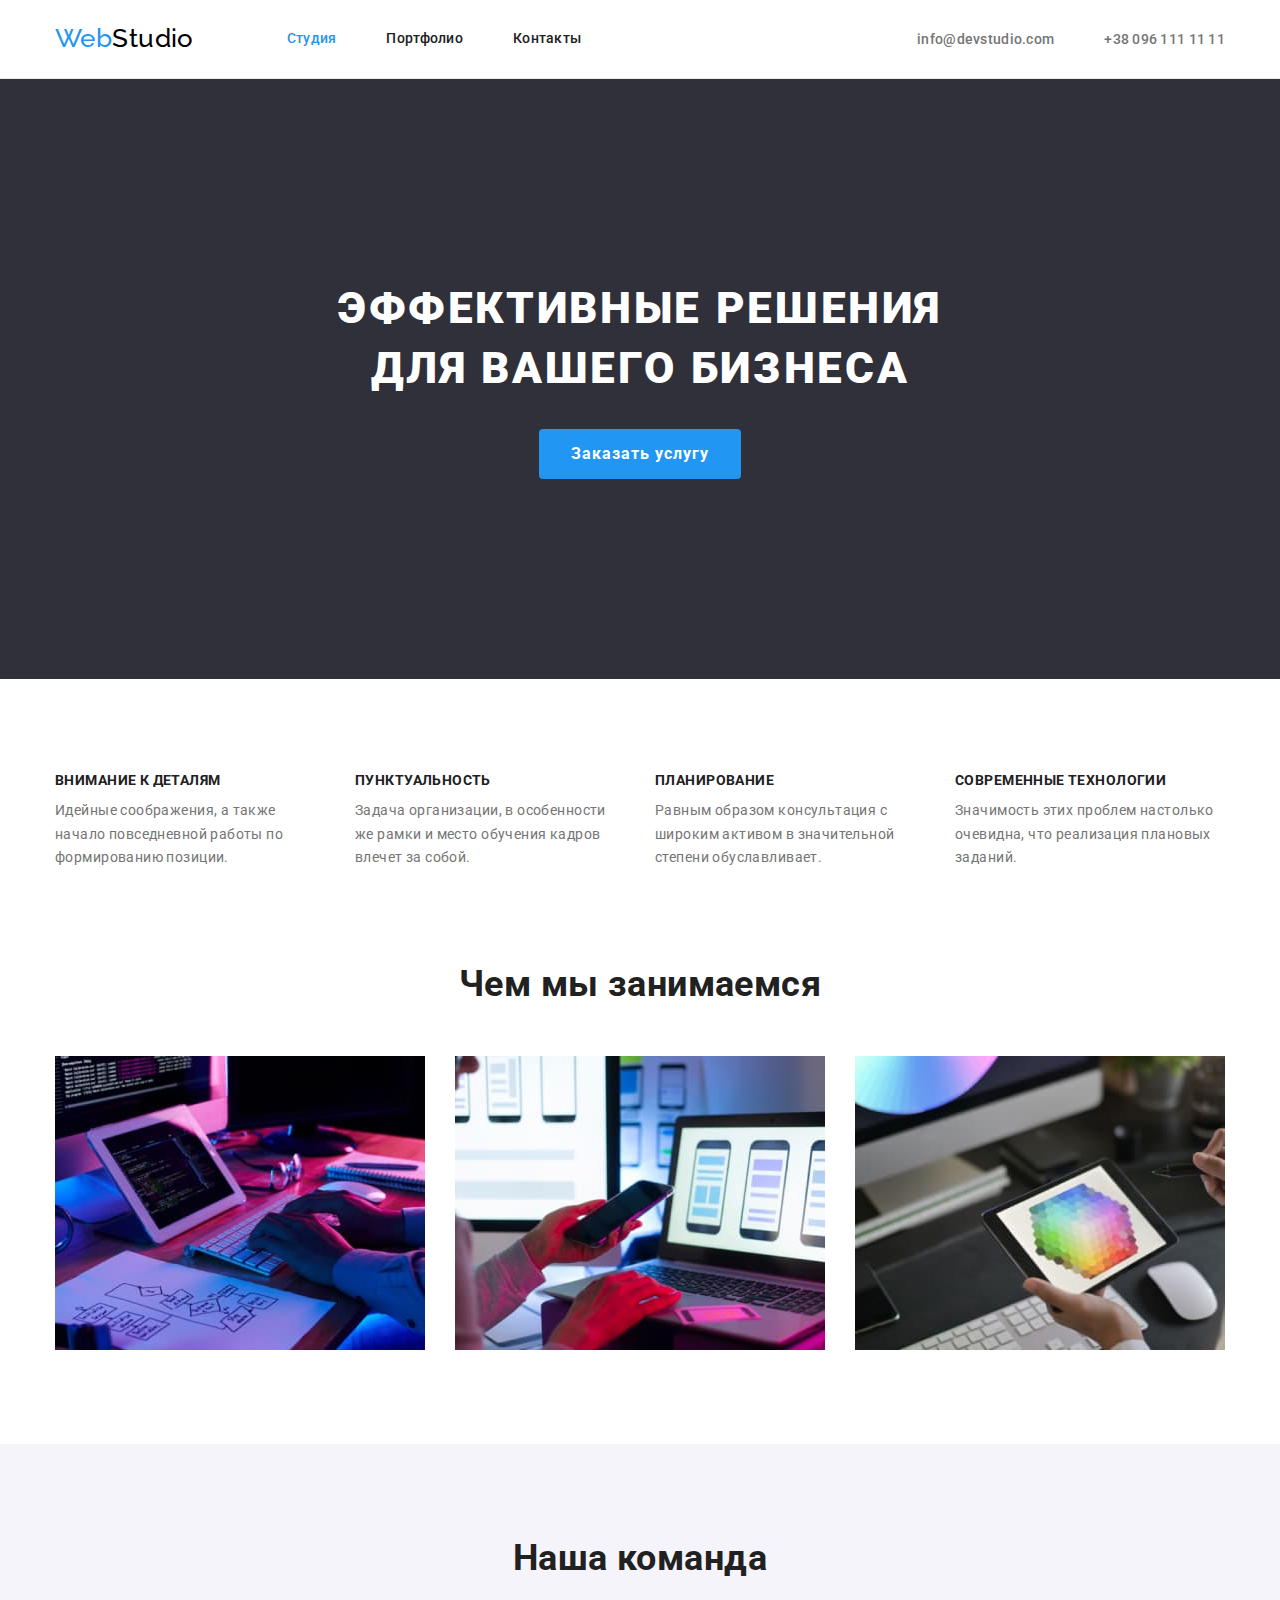
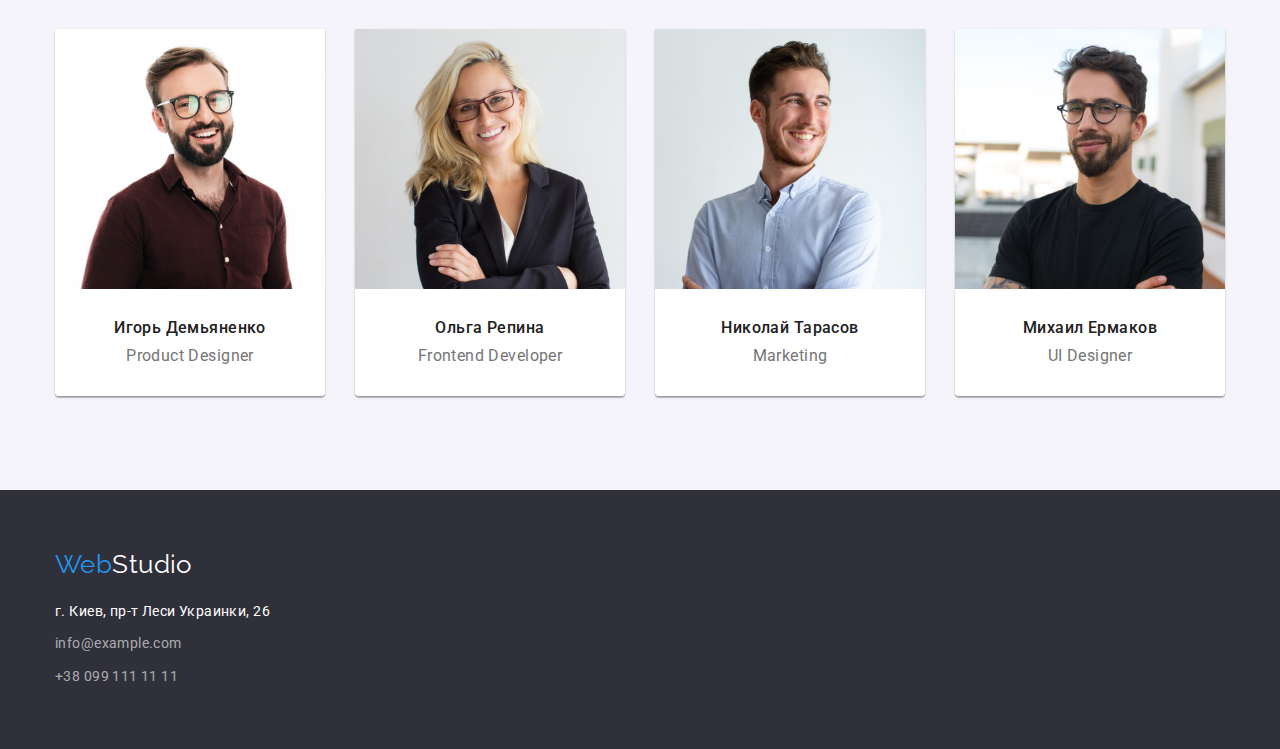
<file: index.html>
<!DOCTYPE html>
<html lang="ru">
  <head>
    <meta charset="UTF-8" />
    <meta http-equiv="X-UA-Compatible" content="IE=edge" />
    <meta name="viewport" content="width=device-width, initial-scale=1.0" />
    <title>WebStudio</title>
    <link rel="preconnect" href="https://fonts.googleapis.com" />
    <link rel="preconnect" href="https://fonts.gstatic.com" crossorigin />
    <link
      href="https://fonts.googleapis.com/css2?family=Raleway:wght@700&family=Roboto:wght@400;500;700;900&display=swap"
      rel="stylesheet"
    />
    <link
      rel="stylesheet"
      href="https://cdnjs.cloudflare.com/ajax/libs/modern-normalize/1.1.0/modern-normalize.min.css"
    />
    <link rel="stylesheet" href="css/styles.css" />
  </head>

  <body>
    <!-- Шапка -->
    <header class="header">
      <div class="container header-flex">
        <a class="header-logo line" lang="en" href="./index.html"
          >Web<span class="header-logo-side">Studio</span></a
        >
        <nav class="nav">
          <ul class="nav-list list-style">
            <li><a class="link line current" href="./index.html">Студия</a></li>
            <li><a class="link line" href="./portfolio.html">Портфолио</a></li>
            <li><a class="link line" href="./index.html">Контакты</a></li>
          </ul>
        </nav>
        <ul class="list-style">
          <li class="header-contact">
            <a class="contact line" href="mailto:info@devstudio.com">info@devstudio.com</a>
          </li>
          <li>
            <a class="contact line" href="tel:+380961111111">+38 096 111 11 11</a>
          </li>
        </ul>
      </div>
    </header>
    <!-- Главная часть -->
    <main>
      <!-- Герой -->
      <section class="hero">
        <div class="container hero-box">
          <h1 class="hero-title">Эффективные решения для вашего бизнеса</h1>
          <button class="hero-button" type="button">Заказать услугу</button>
        </div>
      </section>
      <!-- Особенности -->
      <section class="section benefits">
        <div class="container">
          <h2 class="visually-hidden">Особенности</h2>
          <ul class="list-style">
            <li class="benefits-item">
              <h3 class="title">Внимание к деталям</h3>
              <p class="text">
                Идейные соображения, а также начало повседневной работы по формированию позиции.
              </p>
            </li>
            <li class="benefits-item">
              <h3 class="title">Пунктуальность</h3>
              <p class="text">
                Задача организации, в особенности же рамки и место обучения кадров влечет за собой.
              </p>
            </li>
            <li class="benefits-item">
              <h3 class="title">Планирование</h3>
              <p class="text">
                Равным образом консультация с широким активом в значительной степени обуславливает.
              </p>
            </li>
            <li class="benefits-item">
              <h3 class="title">Современные технологии</h3>
              <p class="text">
                Значимость этих проблем настолько очевидна, что реализация плановых заданий.
              </p>
            </li>
          </ul>
        </div>
      </section>
      <!-- Чем занимаемся -->
      <section class="section about">
        <div class="container">
          <h2 class="about-title">Чем мы занимаемся</h2>
          <ul class="list-style">
            <li class="about-item">
              <img
                class="about-img"
                src="./images/activity/work-on-pc.jpg"
                alt="работает на пк"
                width="370"
                height="294"
              />
            </li>
            <li class="about-item">
              <img
                class="about-img"
                src="./images/activity/work-on-smartphone.jpg"
                alt="работает на смартфоне"
                width="370"
                height="294"
              />
            </li>
            <li class="about-item">
              <img
                class="about-img"
                src="./images/activity/work-on-ipad.jpg"
                alt="работает на планшете"
                width="370"
                height="294"
              />
            </li>
          </ul>
        </div>
      </section>
      <!-- Команда -->
      <section class="team section">
        <div class="container">
          <h2 class="team-title">Наша команда</h2>
          <ul class="list-style">
            <li class="team-item">
              <img
                class="team-img"
                src="./images/team/igor-demyanenko.jpg"
                alt="улыбающийся мужчина в очках"
                width="270"
                height="260"
              />
              <div class="team-undercard">
                <h3 class="title">Игорь Демьяненко</h3>
                <p class="text" lang="en">Product Designer</p>
              </div>
            </li>
            <li class="team-item">
              <img
                class="team-img"
                src="./images/team/olga-repina.jpg"
                alt="улыбающаяся блондинка в очках"
                width="270"
                height="260"
              />
              <div class="team-undercard">
                <h3 class="title">Ольга Репина</h3>
                <p class="text" lang="en">Frontend Developer</p>
              </div>
            </li>
            <li class="team-item">
              <img
                class="team-img"
                src="./images/team/nikolay-tarasov.jpg"
                alt="смеющийся мужчина в голубой рубашке"
                width="270"
                height="260"
              />
              <div class="team-undercard">
                <h3 class="title">Николай Тарасов</h3>
                <p class="text" lang="en">Marketing</p>
              </div>
            </li>
            <li class="team-item">
              <img
                class="team-img"
                src="./images/team/mikle-yermakov.jpg"
                alt="мужчина в очках с серьёзным взглядом"
                width="270"
                height="260"
              />
              <div class="team-undercard">
                <h3 class="title">Михаил Ермаков</h3>
                <p class="text" lang="en">UI Designer</p>
              </div>
            </li>
          </ul>
        </div>
      </section>
    </main>
    <!-- Подвал -->
    <footer class="footer">
      <div class="container">
        <a class="footer-logo line" lang="en" href="./index.html"
          >Web<span class="footer-logo-side">Studio</span></a
        >
        <!-- Адрес -->
        <address class="address-all">
          <ul class="address-style list">
            <li class="address-item">
              <a
                class="address line"
                href="https://goo.gl/maps/CcYmPfw3a3xQvwCz5"
                target="_blank"
                rel="noreferrer noopener"
                >г. Киев, пр-т Леси Украинки, 26</a
              >
            </li>
            <li class="address-item">
              <a class="mail line" href="mailto:info@example.com">info@example.com</a>
            </li>
            <li class="address-item">
              <a class="tel line" href="tel:+380991111111">+38 099 111 11 11</a>
            </li>
          </ul>
        </address>
      </div>
    </footer>
  </body>
</html>
</file>
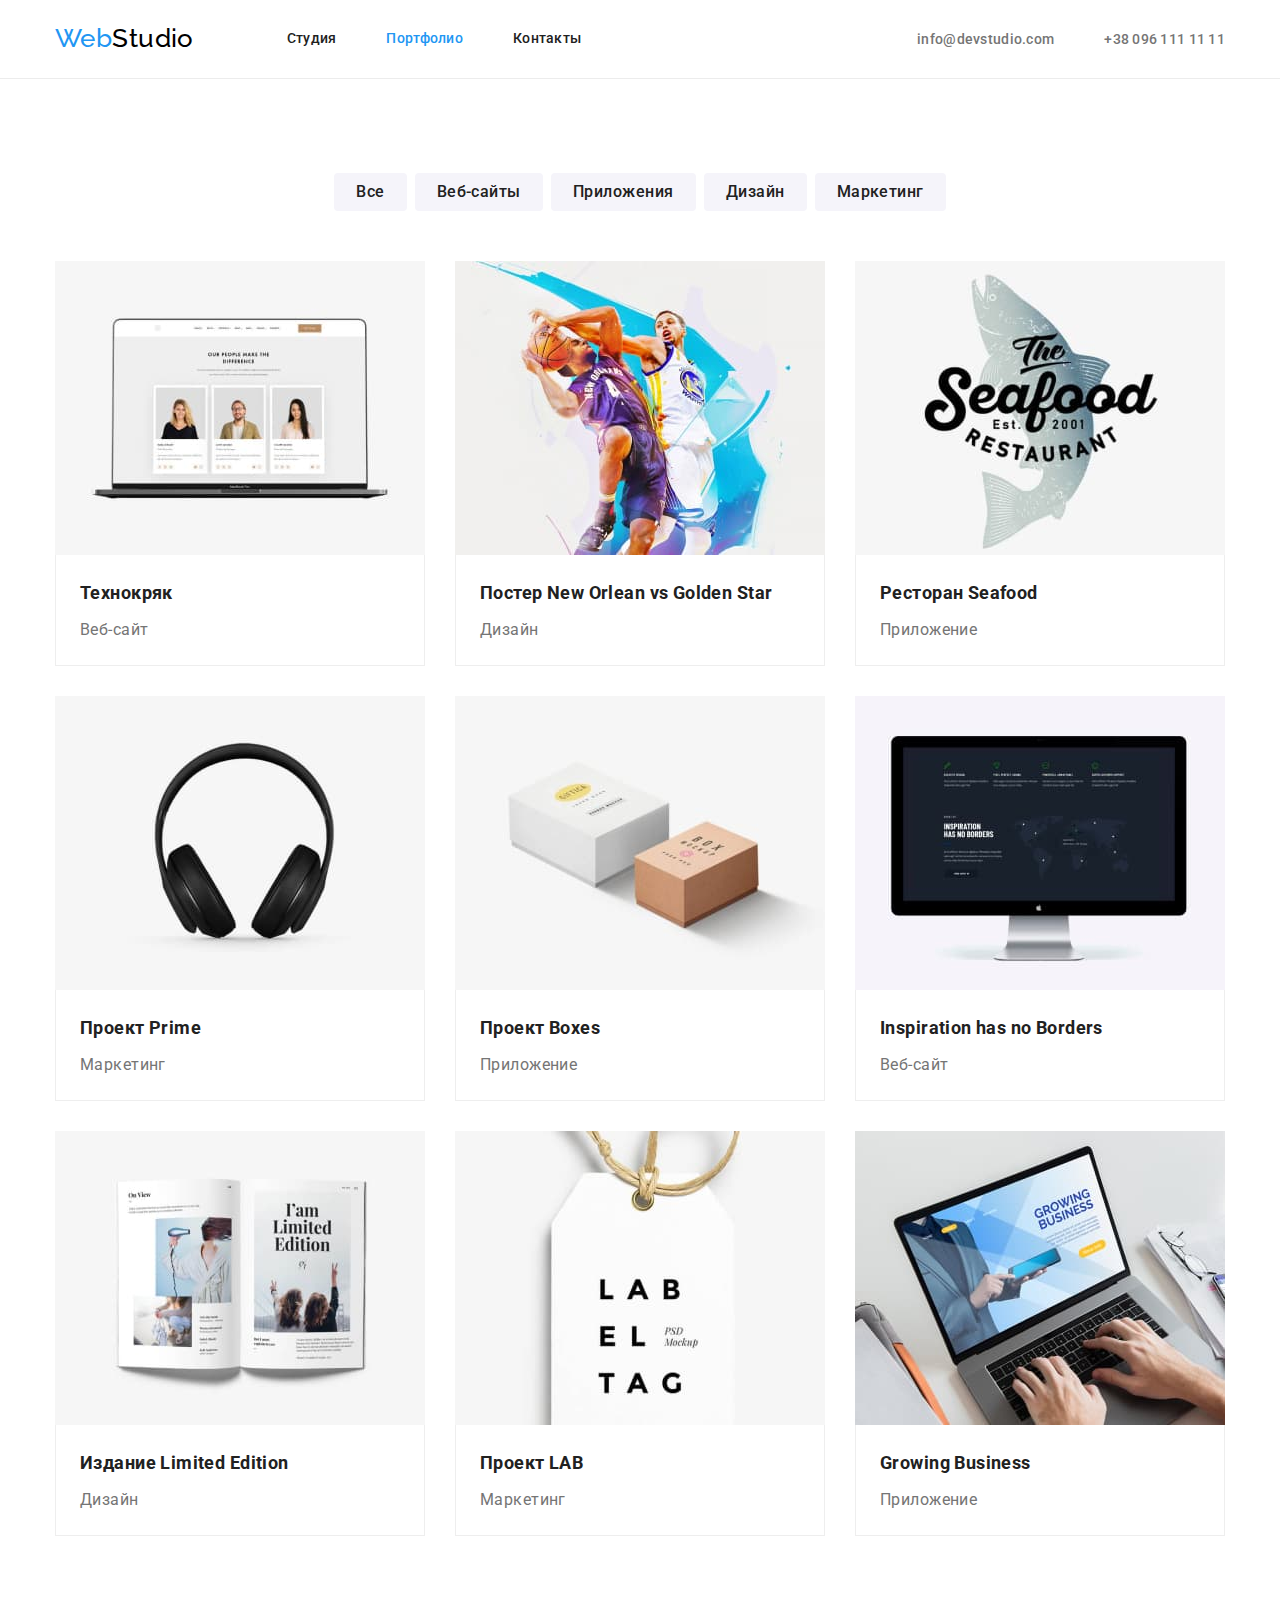
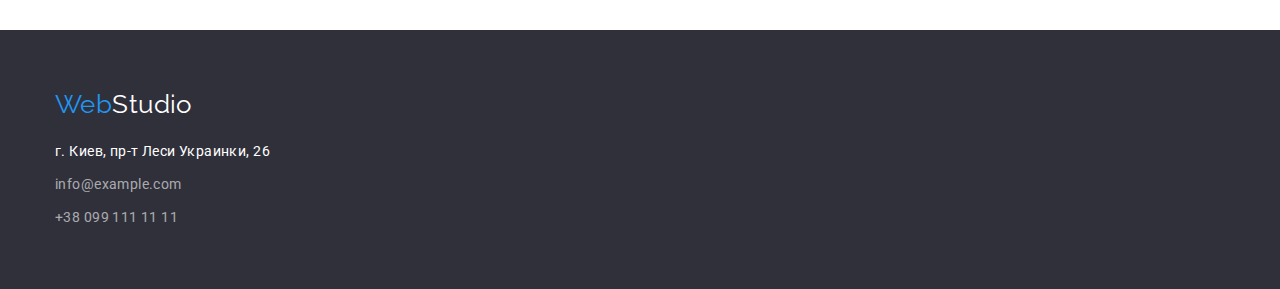
<file: portfolio.html>
<!DOCTYPE html>
<html lang="ru">
  <head>
    <meta charset="UTF-8" />
    <meta http-equiv="X-UA-Compatible" content="IE=edge" />
    <meta name="viewport" content="width=device-width, initial-scale=1.0" />
    <title>Portfolio</title>
    <link rel="preconnect" href="https://fonts.googleapis.com" />
    <link rel="preconnect" href="https://fonts.gstatic.com" crossorigin />
    <link
      href="https://fonts.googleapis.com/css2?family=Raleway:wght@700&family=Roboto:wght@400;500;700;900&display=swap"
      rel="stylesheet"
    />
    <link
      rel="stylesheet"
      href="https://cdnjs.cloudflare.com/ajax/libs/modern-normalize/1.1.0/modern-normalize.min.css"
    />
    <link rel="stylesheet" href="css/styles.css" />
  </head>
  <body>
    <!-- Шапка -->
    <header class="header">
      <div class="container header-flex">
        <a class="header-logo line" lang="en" href="./index.html"
          >Web<span class="header-logo-side">Studio</span></a
        >
        <nav class="nav">
          <ul class="nav-list list-style">
            <li><a class="link line" href="./index.html">Студия</a></li>
            <li><a class="link line current" href="./portfolio.html">Портфолио</a></li>
            <li><a class="link line" href="./index.html">Контакты</a></li>
          </ul>
        </nav>
        <ul class="list-style">
          <li class="header-contact">
            <a class="contact line" href="mailto:info@devstudio.com">info@devstudio.com</a>
          </li>
          <li><a class="contact line" href="tel:+380961111111">+38 096 111 11 11</a></li>
        </ul>
      </div>
    </header>
    <!-- Примеры работ -->
    <main>
      <!-- Фильтр кнопок -->
      <section class="filter section">
        <div class="container">
          <h1 class="visually-hidden">Примеры работ</h1>
          <ul class="list-style btn list">
            <li class="btn-item"><button class="exmp-button" type="button">Все</button></li>
            <li class="btn-item"><button class="exmp-button" type="button">Веб-сайты</button></li>
            <li class="btn-item"><button class="exmp-button" type="button">Приложения</button></li>
            <li class="btn-item"><button class="exmp-button" type="button">Дизайн</button></li>
            <li class="btn-item"><button class="exmp-button" type="button">Маркетинг</button></li>
          </ul>
          <!-- Список работ -->

          <ul class="card list-style list">
            <li class="card-work">
              <a class="line" href=""
                ><img
                  class="card-img"
                  src="./images/portfolio/website.jpg"
                  alt="показан сайт на ноутбуке"
                  width="370"
                  height="294"
                />
                <div class="border-exmp">
                  <h2 class="title exmp">Технокряк</h2>
                  <p class="text exmp">Веб-сайт</p>
                </div></a
              >
            </li>

            <li class="card-work">
              <a class="line" href=""
                ><img
                  class="card-img"
                  src="./images/portfolio/design.jpg"
                  alt="два баскетболиста в прыжке с мячом"
                  width="370"
                  height="294"
                />
                <div class="border-exmp">
                  <h2 class="title exmp" lang="en">Постер New Orlean vs Golden Star</h2>
                  <p class="text exmp">Дизайн</p>
                </div>
              </a>
            </li>
            <li class="card-work">
              <a class="line" href=""
                ><img
                  class="card-img"
                  src="./images/portfolio/app.jpg"
                  alt="логотип ресторана seafood"
                  width="370"
                  height="294"
                />
                <div class="border-exmp">
                  <h2 class="title exmp">Ресторан Seafood</h2>
                  <p class="text exmp">Приложение</p>
                </div></a
              >
            </li>
            <li class="card-work">
              <a class="line" href=""
                ><img
                  class="card-img"
                  src="./images/portfolio/marketing.jpg"
                  alt="черные наушники"
                  width="370"
                  height="294"
                />
                <div class="border-exmp">
                  <h2 class="title exmp">Проект Prime</h2>
                  <p class="text exmp">Маркетинг</p>
                </div>
              </a>
            </li>
            <li class="card-work">
              <a class="line" href=""
                ><img
                  class="card-img"
                  src="./images/portfolio/app2.jpg"
                  alt="белая и коричневая коробки"
                  width="370"
                  height="294"
                />
                <div class="border-exmp">
                  <h2 class="title exmp">Проект Boxes</h2>
                  <p class="text exmp">Приложение</p>
                </div></a
              >
            </li>
            <li class="card-work">
              <a class="line" href=""
                ><img
                  class="card-img"
                  src="./images/portfolio/website2.jpg"
                  alt="экран монитора"
                  width="370"
                  height="294"
                />
                <div class="border-exmp">
                  <h2 class="title exmp" lang="en">Inspiration has no Borders</h2>
                  <p class="text exmp">Веб-сайт</p>
                </div>
              </a>
            </li>
            <li class="card-work">
              <a class="line" href=""
                ><img
                  class="card-img"
                  src="./images/portfolio/design2.jpg"
                  alt="открытый женский журнал"
                  width="370"
                  height="294"
                />
                <div class="border-exmp">
                  <h2 class="title exmp">Издание Limited Edition</h2>
                  <p class="text exmp">Дизайн</p>
                </div>
              </a>
            </li>
            <li class="card-work">
              <a class="line" href=""
                ><img
                  class="card-img"
                  src="./images/portfolio/marketing2.jpg"
                  alt="белая лейба с текстом lab-el-tag"
                  width="370"
                  height="294"
                />
                <div class="border-exmp">
                  <h2 class="title exmp">Проект LAB</h2>
                  <p class="text exmp">Маркетинг</p>
                </div>
              </a>
            </li>
            <li class="card-work">
              <a class="line" href=""
                ><img
                  class="card-img"
                  src="./images/portfolio/app3.jpg"
                  alt="кто-то печатает на ноутбуке"
                  width="370"
                  height="294"
                />
                <div class="border-exmp">
                  <h2 class="title exmp" lang="en">Growing Business</h2>
                  <p class="text exmp">Приложение</p>
                </div></a
              >
            </li>
          </ul>
        </div>
      </section>
    </main>
    <!-- Подвал -->
    <footer class="footer">
      <div class="container">
        <a class="footer-logo line" lang="en" href="./index.html"
          >Web<span class="footer-logo-side">Studio</span></a
        >
        <!-- Адрес -->
        <address class="address-all">
          <ul class="address-style">
            <li class="address-item">
              <a
                class="address line"
                href="https://goo.gl/maps/CcYmPfw3a3xQvwCz5"
                target="_blank"
                rel="noreferrer noopener"
                >г. Киев, пр-т Леси Украинки, 26</a
              >
            </li>
            <li class="address-item">
              <a class="mail line" href="mailto:info@example.com">info@example.com</a>
            </li>
            <li class="address-item">
              <a class="tel line" href="tel:+380991111111">+38 099 111 11 11</a>
            </li>
          </ul>
        </address>
      </div>
    </footer>
  </body>
</html>
</file>
<file: css/styles.css>
/* Список цветов */

:root {
  --primary-text-color: #212121;
  --second-text-color: #757575;
  --accent-color: #2196f3;
  --main-bgc-text: #ffffff;
  --second-bgc-color: #f5f4fa;
  --third-bgc-color: #2f303a;
  --contacts-text-color: rgba(255, 255, 255, 0.6);
  --line-color: #ececec;
  --border-color: #eeeeee;
  --logo-text-color: #000000;
  --bgcolor-btn: #188ce8;
}

/* Утилиты и общие правила */

.visually-hidden {
  position: absolute;
  width: 1px;
  height: 1px;
  margin: -1px;
  border: 0;
  padding: 0;

  white-space: nowrap;
  clip-path: inset(100%);
  clip: rect(0 0 0 0);
  overflow: hidden;
}

body {
  background-color: var(--main-bgc-text);
  font-family: 'Roboto', sans-serif;
  font-size: 14px;
  letter-spacing: 0.03em;
  color: var(--primary-text-color);
}

h1,
h2,
h3,
h4,
h5,
h6,
p,
ul {
  margin: 0;
  padding: 0;
}
img {
display: block;
max-width: 100%;
height: auto;
}

.container {
  width: 1200px;
  margin-left: auto;
  margin-right: auto;
  padding-left: 15px;
  padding-right: 15px;
}

.section {
  padding-top: 94px;
  padding-bottom: 94px;
}

.list {
  list-style: none;
  padding-left: 0;
  margin: 0;
}

/* Шапка */

.header {
  border-bottom: 1px solid var(--line-color);
  font-weight: 500;
  padding-top: 24px;
  padding-bottom: 24px;
}

.header-logo,
.footer-logo {
  color: var(--accent-color);
  font-family: 'Raleway', sans-serif;
  font-size: 26px;
}

.header-logo.line {
  margin-right: 93px;
}

.header-logo-side {
  color: var(--logo-text-color);
}

.list-style {
  display: flex;
}

.nav-list.list-style > li {
  margin-right: 50px;
}

.nav-list.list-style > li:last-child {
  margin-right: 0;
}

.nav {
  margin-right: auto;
}

.header-contact {
  margin-right: 50px;
}

.header-flex {
  display: flex;
  align-items: center;
}

.link {
  color: var(--primary-text-color);
  line-height: 1.14;
}

.link:hover,
.link:focus {
  color: var(--accent-color);
}

.line.current {
  color: var(--accent-color);
}

.link.line,
.contact.line {
  letter-spacing: 0.02em;
}

.list-style {
  list-style: none;
}

.list-style .title {
  margin-bottom: 10px;
}

.contact {
  color: var(--second-text-color);
}

.contact:hover,
.contact:focus {
  color: var(--accent-color);
}

.line {
  text-decoration: none;
}

/* Герой */

.hero.section {
  text-align: center;
}

.hero {
  background-color: var(--third-bgc-color);
  padding-top: 200px;
  padding-bottom: 200px;
  text-align: center;
}

.hero-title {
  margin-bottom: 30px;
  width: 696px;
  margin-left: auto;
  margin-right: auto;

  color: var(--main-bgc-text);
  font-weight: 900;
  font-size: 44px;
  line-height: 1.36;
  text-transform: uppercase;
  letter-spacing: 0.06em;
}

.hero-button {
  padding: 10px 32px;

  color: var(--main-bgc-text);
  background-color: var(--accent-color);
  font-family: 'Roboto', sans-serif;
  font-style: normal;
  font-weight: 700;
  font-size: 16px;
  line-height: 1.88;
  cursor: pointer;
  align-items: center;
  text-align: center;
  letter-spacing: 0.06em;
  border: none;
  border-radius: 4px;
}

.hero-button:hover,
.hero-button:focus {
  background-color: var(--bgcolor-btn);
}

/* Ососбенности */

.section.benefits,
.section.about {
  padding-bottom: 0;
}
.benefits-item .text {
  line-height: 1.71;
}

.benefits .list-style,
.filter .list-style.btn {
  justify-content: center;
}

.benefits-item {
  margin-right: 30px;
}

.benefits-item:last-child {
  margin-right: 0;
}

.title {
  width: 270px;

  color: var(--primary-text-color);
  text-transform: uppercase;
  font-weight: 700;
  line-height: 1.14;
  font-size: 14px;
}

.text {
  width: 270px;

  color: var(--second-text-color);
  line-height: 1.14;
}

/* Чем мы занимаемся */

.about .list-style {
  justify-content: center;
}

.about-item {
  margin-right: 30px;
}

.about-img {
  display: block;
  margin-bottom: 0;
}

.about-item:last-child {
  margin-right: 0;
}

.about-title {
  margin-bottom: 50px;

  color: var(--primary-text-color);
  font-weight: 700;
  font-size: 36px;
  text-align: center;
}

/* Команда */

.team {
  background-color: var(--second-bgc-color);
}
.section.about {
  padding-bottom: 94px;
}

.team-item {
  border-radius: 0px 0px 4px 4px;
  box-shadow: 0px 1px 3px rgba(0, 0, 0, 0.12), 0px 1px 1px rgba(0, 0, 0, 0.14),
    0px 2px 1px rgba(0, 0, 0, 0.2);
}
.team-item:not(:last-child) {
  margin-right: 30px;
}

.team-img {
  display: block;
}

.team-title {
  margin-bottom: 50px;

  color: var(--primary-text-color);
  font-weight: 700;
  font-size: 36px;
  text-align: center;
}

.team .title {
  font-weight: 500;
  font-size: 16px;
  text-transform: none;
  text-align: center;
}

.team .text {
  font-size: 16px;
  text-align: center;
}

.team-undercard {
  padding-top: 30px;
  padding-bottom: 30px;
  background-color: var(--main-bgc-text);
  border-radius: 0px 0px 4px 4px;
}

/* Подвал */

.footer {
  background-color: var(--third-bgc-color);
  padding-top: 60px;
  padding-bottom: 60px;
}
.address-all {
  margin-top: 20px;
}

.address-style {
  list-style: none;
}

.footer-logo-side,
.address {
  color: var(--main-bgc-text);
}

.address-item:not(:last-child) {
  margin-bottom: 9px;
}

.address,
.mail,
.tel {
  font-style: normal;
  line-height: 1.7;
}

.mail,
.tel {
  color: var(--contacts-text-color);
}

.mail:hover,
.mail:focus,
.tel:hover,
.tel:focus,
.address:hover,
.address:focus {
  color: var(--accent-color);
}

/* Примеры работ кнопки */

.exmp-button {
  padding: 6px 22px;
  /* margin-bottom: 50px; */

  background-color: var(--second-bgc-color);
  color: var(--primary-text-color);
  font-family: 'Roboto', sans-serif;
  font-style: normal;
  border: none;
  font-weight: 500;
  font-size: 16px;
  line-height: 1.63;
  cursor: pointer;
  text-align: center;
  letter-spacing: 0.03em;
  border-radius: 4px;
}

.list-style.btn {
  margin-bottom: 50px;
}

.exmp-button:hover,
.exmp-button:focus {
  background-color: var(--accent-color);
  color: var(--main-bgc-text);
}

.filter .btn-item {
  margin-right: 8px;
}

.filter .btn-item:last-child {
  margin-right: 0;
}

.card-work {
  width: 370px;
  margin-right: 30px;
  margin-bottom: 30px;
  background: var(--main-bgc-text);
}

.card-work:nth-child(3n) {
  margin-right: 0;
}

.card-work:nth-last-child(-n + 3) {
  margin-bottom: 0;
}

.card.list-style {
  display: flex;
  flex-wrap: wrap;
}

.border-exmp {
  padding: 20px 24px;
  border-right: 1px solid var(--border-color);
  border-bottom: 1px solid var(--border-color);
  border-left: 1px solid var(--border-color);
}

.card-img {
  display: block;
}

.title.exmp {
  margin-bottom: 4px;
  width: auto;

  font-weight: 700;
  font-size: 18px;
  text-transform: none;
  line-height: 2;
  text-align: start;
}

.text.exmp {
  width: auto;

  font-size: 16px;
  line-height: 1.88;
  text-align: start;
}
</file>
